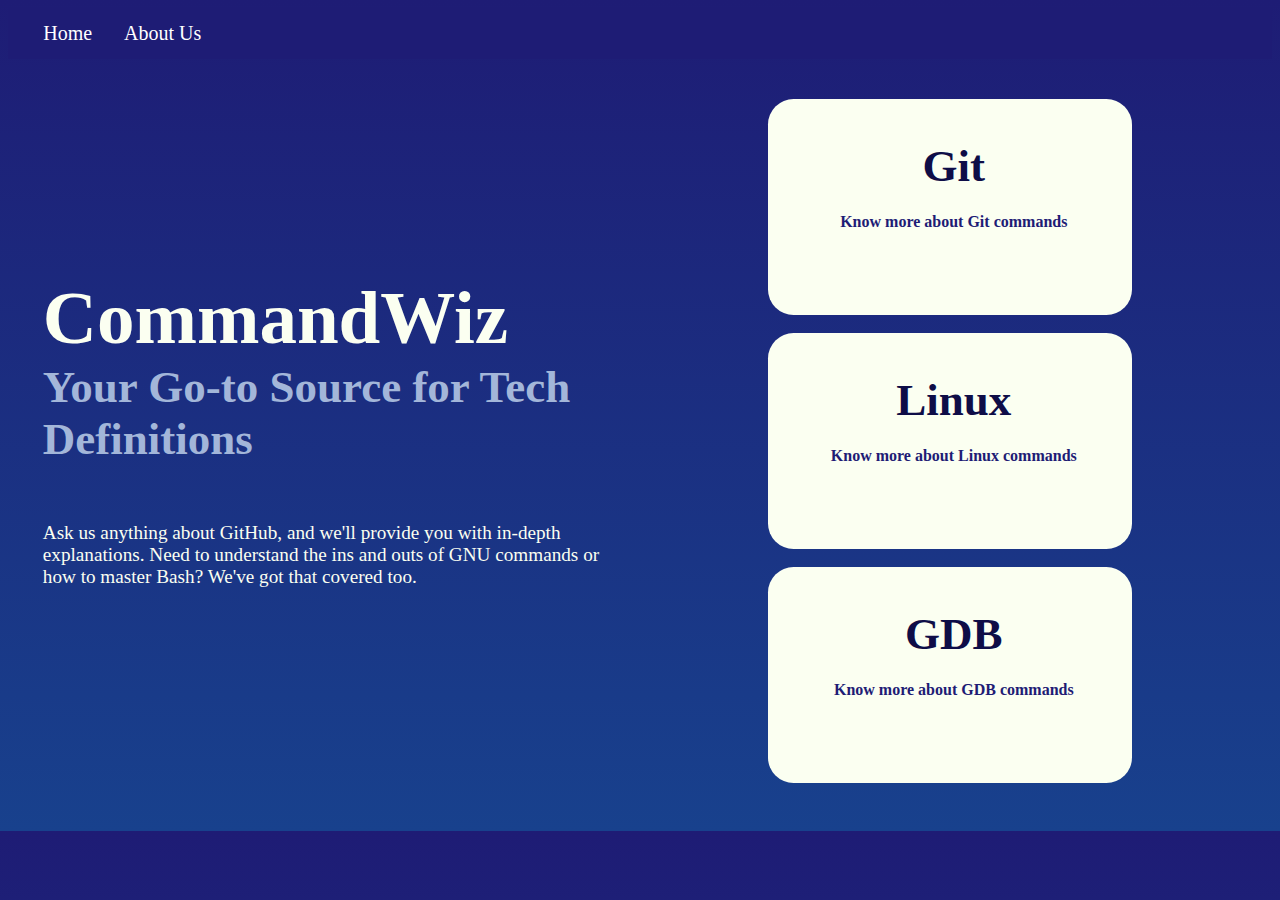
<file: index.html>
<!DOCTYPE html>
<html lang="en">

<head>
    <meta charset="UTF-8">
    <meta name="viewport" content="width=device-width, initial-scale=1.0">
    <link rel="stylesheet" href="index.css">
    <title>Document</title>
</head>

<body>
    <!-- <div class="header">
        <h1>Header</h1>
        <p>This is header</p>

    </div> -->

    <div class="topnav">
        <a href="index.html">Home</a>
        
        <a href="aboutus.html">About Us</a>
    </div>


    <!-- this is our startup screen -->
    <table>
        <tr>
            <td>
                <div class="startuppage">
                    <!-- <h2>Welcome to</h2> -->
                    <h1>CommandWiz</h1>
                    <h2>Your Go-to Source for Tech Definitions</h2>
                    <!-- <p>CommandWiz is your one-stop solution for instant definitions and information on a wide range of
                        commands,
                        including GitHub, GNU, and Bash. Whether you're a coding guru or just diving into the world of
                        command-line
                        interfaces, we've got you covered.</p> -->
                    <p>
                        Ask us anything about GitHub, and we'll provide you with in-depth explanations. Need to
                        understand
                        the ins
                        and outs of GNU commands or how to master Bash? We've got that covered too.

                    </p>

                    <!-- <p>
                        Simply type in your question, and CommandWiz will serve up clear, concise, and accurate
                        definitions
                        and
                        information. Empower your command-line journey with us. Start exploring now! Happy coding and
                        commanding!
                    </p> -->
                </div>
            </td>

            <td>
                <div class="list">
                    <div class="column">
                        <a href="git.html">
                            <h2>Git</h2>
                        </a>
                        <h4>Know more about Git commands</h4>
                    </div>
                    <div class="column">
                        <a href="linux.html">
                            <h2>Linux</h2>
                        </a>
                        <h4>Know more about Linux commands</h4>
                    </div>
                    <div class="column">
                        <a href="gdb.html">
                            <h2>GDB</h2>
                        </a>
                        <h4>Know more about GDB commands</h4>
                    </div>
                </div>
            </td>
        </tr>
    </table>

    <!-- <div class="row">
        <div class="column">
            <a href="git.html">
                <h2>Git</h2>
            </a>
            <h4>Know more about Git commands</h4>
        </div>
        <div class="column">
            <a href="linux.html">
                <h2>Linux</h2>
            </a>
            <h4>Know more about Linux commands</h4>
        </div>
        <div class="column">
            <a href="gdb.html">
                <h2>GDB</h2>
            </a>
            <h4>Know more about GDB commands</h4>
        </div>
    </div> -->


</body>

</html>
</file>
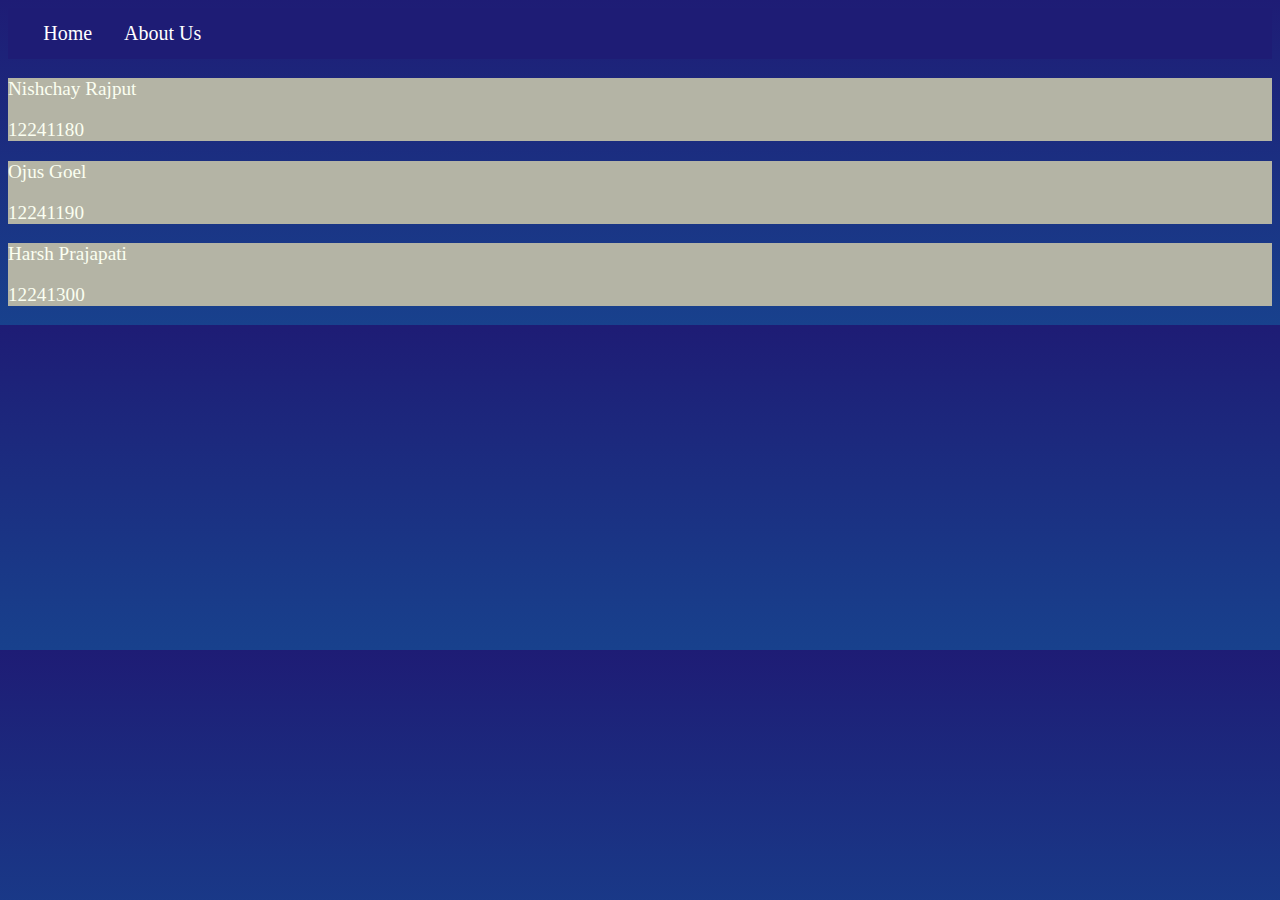
<file: aboutus.html>
<!DOCTYPE html>
<html lang="en">

<head>
    <meta charset="UTF-8">
    <meta name="viewport" content="width=device-width, initial-scale=1.0">
    <link rel="stylesheet" href="index.css">
    <title>Document</title>
</head>

<body>

    <div class="topnav">
        <a href="index.html">Home</a>
        <a href="aboutus.html">About Us</a>
    </div>

    <div class="displayrow">
        <p>Nishchay Rajput</p>
        <p>12241180</p>
    </div>
    <div class="displayrow">
        <p>Ojus Goel</p>
        <p>12241190</p>
    </div>


    <div class="displayrow">
        <p>Harsh Prajapati</p>
        <p>12241300</p>
    </div>

</body>

</html>
</file>
<file: index.css>
body {
    /* background-color: #1e1c75; */
    background: linear-gradient(to bottom, #1e1c75, #18418d);
}

.displayrow {
    background-color: rgb(180, 180, 165);
}


.displayrow {
    background-color: rgb(180, 180, 165);
}


h1 {
    font-size: 75px;
    color: #fbfff1;
    /* text-align: center; */
    margin-top: 0px;
    margin-bottom: 0px;
}

h2 {
    font-size: 45px;
    color: #a3b6d9;
    /* text-align: center; */
    /* margin-bottom: 0px; */
    margin-top: 0px;
}

p {
    /* margin: 2vw; */
    /* text-align: center; */
    color: #fbfff1;
    font-size: larger;
}

.topnav {
    padding-left: 1.5vw;
    background-color: #1e1c75;
    overflow: hidden;
}

.topnav a {
    float: left;
    color: white;
    text-align: center;
    padding: 14px 16px;
    text-decoration: none;
    font-size: 20px;
}

.topnav a:hover {
    background-color: #a3b6d9;
    color: #0e0d47;
}

.column {
    float: left;
    width: 25vw;
    height: 20vh;
    padding: 2vh;
    padding-left: 2vw;
    margin: 1vh;
    /* border: 2px solid black; */
    background-color: #fbfff1;
    text-align: center;
    border-radius: 2vw;
    color: #1e1c75;
    transition: all 0.2 ease-in-out;
}
.column:hover{
    transform: scale(1.1);
}


.column h2 {
    color: #0e0d47;
    margin-top: 2.5vh;
    margin-bottom: 0vh;
}

.column a {
    text-decoration: none;
}



.row::after {
    content: "";
    display: table;
    clear: both;
}

tr {
    flex: 1;
    padding: 10px;
    display: flex;
    flex-direction: row;
    justify-content: center;
    align-items: center;
}

td {
    flex: 1;
    padding: 10px;
    display: flex;
    flex-direction: column;
    justify-content: center;
    align-items: center;
    height: 80vh;
}

.startuppage {
    margin: 1vw;
    /* align-items: center; */
    /* align-content: center; */
    display: flex;
    flex-direction: column;
    justify-content: center;
    vertical-align: middle;
}

.list {
    display: flex;
    flex-direction: column;
    justify-content: center;
    vertical-align: middle;
}


@media screen and (max-width:99.5vw) {
    .column {
        width: 100%;
    }
}
</file>
